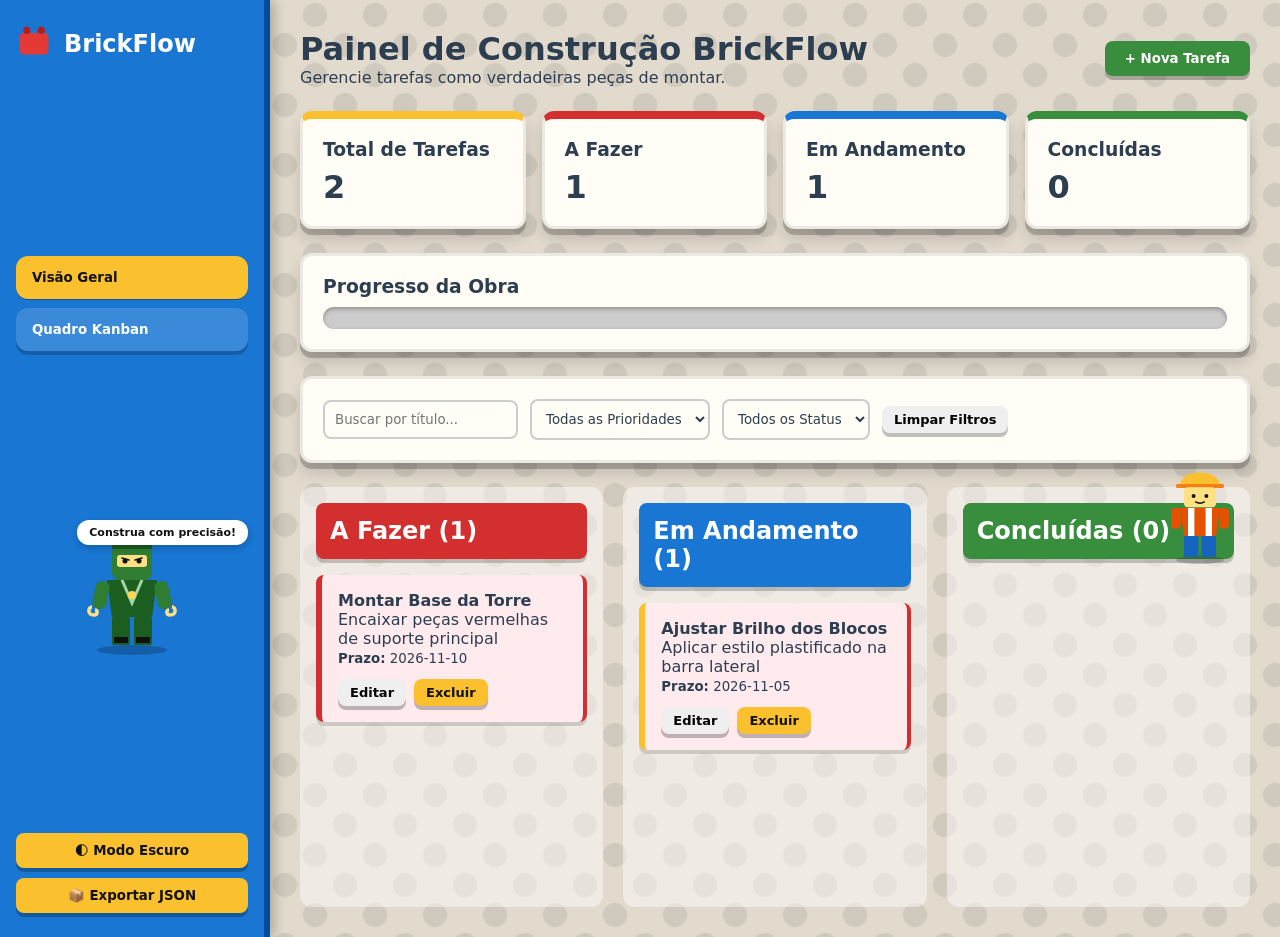
<file: index.html>
<!DOCTYPE html>
<html lang="pt-BR">
<head>
    <meta charset="UTF-8">
    <meta name="viewport" content="width=device-width, initial-scale=1.0">
    <title>BrickFlow — Universo de Blocos de Montar</title>
    <link rel="stylesheet" href="style.css">
</head>
<body class="brick-wall">
    <div class="app-layout">
        <!-- SIDEBAR DE BLOCOS -->
        <aside class="sidebar-brick">
            <div class="brand">
                <div class="brand-icon">
                    <svg viewBox="0 0 40 40" width="36" height="36">
                        <rect x="4" y="10" width="32" height="24" rx="5" fill="#E53935"/>
                        <circle cx="12" cy="7" r="4" fill="#B71C1C"/>
                        <circle cx="28" cy="7" r="4" fill="#B71C1C"/>
                    </svg>
                </div>
                <h2>BrickFlow</h2>
            </div>
            
            <nav class="nav-menu">
                <button class="nav-btn active" onclick="switchTab('dashboard')">
                    <span class="btn-studs"></span>Visão Geral
                </button>
                <button class="nav-btn" onclick="switchTab('kanban')">
                    <span class="btn-studs"></span>Quadro Kanban
                </button>
            </nav>

            <!-- MINIFIGURA 1: NINJA VERDE DETALHADO -->
            <div class="character-container sidebar-char">
                <svg viewBox="0 0 100 130" width="100" height="130">
                    <!-- Sombra -->
                    <ellipse cx="50" cy="125" rx="35" ry="5" fill="rgba(0,0,0,0.2)"/>
                    <!-- Perfil Cabeça / Máscara Ninja -->
                    <rect x="30" y="20" width="40" height="35" rx="8" fill="#2E7D32"/>
                    <rect x="35" y="30" width="30" height="12" rx="3" fill="#FFE082"/>
                    <!-- Olhos Expressivos -->
                    <circle cx="43" cy="36" r="2.5" fill="#111"/>
                    <circle cx="57" cy="36" r="2.5" fill="#111"/>
                    <path d="M 40 33 L 47 35" stroke="#111" stroke-width="1.5" stroke-linecap="round"/>
                    <path d="M 60 33 L 53 35" stroke="#111" stroke-width="1.5" stroke-linecap="round"/>
                    <!-- Faixa Ninja -->
                    <rect x="30" y="18" width="40" height="6" fill="#1B5E20"/>
                    <!-- Corpo Ninja -->
                    <path d="M 25 55 L 75 55 L 70 92 L 30 92 Z" fill="#1B5E20"/>
                    <path d="M 40 55 L 50 78 L 60 55" stroke="#A5D6A7" stroke-width="3" fill="none"/>
                    <circle cx="50" cy="70" r="4" fill="#FFD54F"/>
                    <!-- Braços Articulados -->
                    <rect x="12" y="56" width="14" height="28" rx="6" fill="#2E7D32" transform="rotate(12 19 70)"/>
                    <rect x="74" y="56" width="14" height="28" rx="6" fill="#2E7D32" transform="rotate(-12 81 70)"/>
                    <!-- Mãos Gancho -->
                    <path d="M 10 82 C 6 82 5 90 12 90 C 16 90 16 85 13 85" stroke="#FFE082" stroke-width="3.5" fill="none"/>
                    <path d="M 90 82 C 94 82 95 90 88 90 C 84 90 84 85 87 85" stroke="#FFE082" stroke-width="3.5" fill="none"/>
                    <!-- Pernas com Encaixes -->
                    <rect x="30" y="92" width="18" height="28" rx="2" fill="#1B5E20"/>
                    <rect x="52" y="92" width="18" height="28" rx="2" fill="#1B5E20"/>
                    <rect x="32" y="112" width="14" height="6" fill="#111"/>
                    <rect x="54" y="112" width="14" height="6" fill="#111"/>
                </svg>
                <div class="speech-bubble">Construa com precisão!</div>
            </div>

            <div class="sidebar-actions">
                <button class="brick-btn btn-secondary" id="themeToggleBtn" onclick="toggleDarkMode()">
                    🌓 Modo Escuro
                </button>
                <button class="brick-btn btn-secondary" onclick="exportDataJSON()">
                    📦 Exportar JSON
                </button>
            </div>
        </aside>

        <!-- CONTEÚDO PRINCIPAL -->
        <main class="main-content">
            <!-- CABEÇALHO -->
            <header class="header-brick">
                <div class="welcome-box">
                    <h1>Painel de Construção BrickFlow</h1>
                    <p>Gerencie tarefas como verdadeiras peças de montar.</p>
                </div>
                <button class="brick-btn btn-primary" onclick="openModal()">
                    + Nova Tarefa
                </button>
            </header>

            <!-- STATS / DASHBOARD -->
            <section class="stats-grid">
                <div class="stat-card brick-card yellow">
                    <div class="card-studs"><span></span><span></span><span></span><span></span></div>
                    <h3>Total de Tarefas</h3>
                    <div class="stat-number" id="statTotal">0</div>
                </div>
                <div class="stat-card brick-card red">
                    <div class="card-studs"><span></span><span></span><span></span><span></span></div>
                    <h3>A Fazer</h3>
                    <div class="stat-number" id="statPending">0</div>
                </div>
                <div class="stat-card brick-card blue">
                    <div class="card-studs"><span></span><span></span><span></span><span></span></div>
                    <h3>Em Andamento</h3>
                    <div class="stat-number" id="statProgress">0</div>
                </div>
                <div class="stat-card brick-card green">
                    <div class="card-studs"><span></span><span></span><span></span><span></span></div>
                    <h3>Concluídas</h3>
                    <div class="stat-number" id="statCompleted">0</div>
                </div>
            </section>

            <!-- BARRA DE PROGRESSO EM BLOCOS -->
            <section class="progress-section brick-card">
                <h3>Progresso da Obra</h3>
                <div class="brick-progress-bar">
                    <div class="brick-progress-fill" id="progressFill" style="width: 0%;"></div>
                </div>
            </section>

            <!-- FILTROS E PESQUISA -->
            <section class="filter-section brick-card">
                <div class="filter-group">
                    <input type="text" id="searchInput" placeholder="Buscar por título..." oninput="applyFilters()" class="brick-input">
                    <select id="priorityFilter" onchange="applyFilters()" class="brick-select">
                        <option value="all">Todas as Prioridades</option>
                        <option value="alta">Alta</option>
                        <option value="media">Média</option>
                        <option value="baixa">Baixa</option>
                    </select>
                    <select id="statusFilter" onchange="applyFilters()" class="brick-select">
                        <option value="all">Todos os Status</option>
                        <option value="pendente">A Fazer</option>
                        <option value="andamento">Em Andamento</option>
                        <option value="concluida">Concluída</option>
                    </select>
                    <button class="brick-btn btn-small" onclick="clearFilters()">Limpar Filtros</button>
                </div>
            </section>

            <!-- QUADRO KANBAN 3D COM PERSONAGEM CONSTRUTOR -->
            <div class="kanban-wrapper">
                <div class="character-container kanban-char">
                    <svg viewBox="0 0 100 130" width="80" height="110">
                        <ellipse cx="50" cy="125" rx="30" ry="5" fill="rgba(0,0,0,0.2)"/>
                        <!-- Capacete de Segurança Amarelo -->
                        <path d="M 25 32 C 25 10, 75 10, 75 32 Z" fill="#FBC02D"/>
                        <rect x="20" y="30" width="60" height="5" rx="2" fill="#F57F17"/>
                        <!-- Cabeça Minifigura -->
                        <rect x="30" y="34" width="40" height="25" rx="5" fill="#FFE082"/>
                        <circle cx="42" cy="45" r="2.5" fill="#111"/>
                        <circle cx="58" cy="45" r="2.5" fill="#111"/>
                        <path d="M 44 52 Q 50 56 56 52" stroke="#111" stroke-width="2" fill="none"/>
                        <!-- Colete Refletivo de Construtor -->
                        <path d="M 25 60 L 75 60 L 70 95 L 30 95 Z" fill="#E65100"/>
                        <rect x="35" y="60" width="8" height="35" fill="#FFF"/>
                        <rect x="57" y="60" width="8" height="35" fill="#FFF"/>
                        <!-- Braços e Pernas -->
                        <rect x="14" y="60" width="12" height="26" rx="5" fill="#E65100"/>
                        <rect x="74" y="60" width="12" height="26" rx="5" fill="#E65100"/>
                        <rect x="30" y="95" width="18" height="26" fill="#1565C0"/>
                        <rect x="52" y="95" width="18" height="26" fill="#1565C0"/>
                    </svg>
                </div>

                <section class="kanban-board">
                    <!-- A FAZER -->
                    <div class="kanban-column col-todo" ondragover="allowDrop(event)" ondrop="handleDrop(event, 'pendente')">
                        <div class="column-header red-header">
                            <span class="header-studs"></span>
                            <h2>A Fazer (<span id="countTodo">0</span>)</h2>
                        </div>
                        <div class="task-list" id="listTodo"></div>
                    </div>

                    <!-- EM ANDAMENTO -->
                    <div class="kanban-column col-in-progress" ondragover="allowDrop(event)" ondrop="handleDrop(event, 'andamento')">
                        <div class="column-header blue-header">
                            <span class="header-studs"></span>
                            <h2>Em Andamento (<span id="countProgress">0</span>)</h2>
                        </div>
                        <div class="task-list" id="listProgress"></div>
                    </div>

                    <!-- CONCLUÍDAS -->
                    <div class="kanban-column col-done" ondragover="allowDrop(event)" ondrop="handleDrop(event, 'concluida')">
                        <div class="column-header green-header">
                            <span class="header-studs"></span>
                            <h2>Concluídas (<span id="countDone">0</span>)</h2>
                        </div>
                        <div class="task-list" id="listDone"></div>
                    </div>
                </section>
            </div>
        </main>
    </div>

    <!-- MODAL DE CRIAR/EDITAR -->
    <div class="modal-overlay" id="taskModal">
        <div class="modal-brick">
            <div class="modal-header">
                <h2 id="modalTitle">Encaixar Nova Tarefa</h2>
                <button class="close-btn" onclick="closeModal()">&times;</button>
            </div>
            <form id="taskForm" onsubmit="saveTask(event)">
                <input type="hidden" id="taskId">
                <div class="form-group">
                    <label for="taskTitle">Título da Tarefa</label>
                    <input type="text" id="taskTitle" required class="brick-input">
                </div>
                <div class="form-group">
                    <label for="taskDescription">Descrição</label>
                    <textarea id="taskDescription" rows="3" class="brick-input"></textarea>
                </div>
                <div class="form-row">
                    <div class="form-group">
                        <label for="taskPriority">Prioridade</label>
                        <select id="taskPriority" class="brick-select">
                            <option value="baixa">Baixa</option>
                            <option value="media">Média</option>
                            <option value="alta">Alta</option>
                        </select>
                    </div>
                    <div class="form-group">
                        <label for="taskDueDate">Prazo de Entrega</label>
                        <input type="date" id="taskDueDate" required class="brick-input">
                    </div>
                </div>
                <div class="modal-actions">
                    <button type="button" class="brick-btn btn-secondary" onclick="closeModal()">Cancelar</button>
                    <button type="submit" class="brick-btn btn-primary">Salvar Peça</button>
                </div>
            </form>
        </div>
    </div>

    <script src="script.js"></script>
</body>
</html>
</file>
<file: style.css>
:root {
    --bg-wall: #e2dacd;
    --brick-red: #d32f2f;
    --brick-red-dark: #9a0007;
    --brick-yellow: #fbc02d;
    --brick-yellow-dark: #c49000;
    --brick-blue: #1976d2;
    --brick-blue-dark: #004ba0;
    --brick-green: #388e3c;
    --brick-green-dark: #00600f;
    --brick-card-bg: #fffdf5;
    --text-color: #2c3e50;
    --shadow-3d: 0 6px 0 rgba(0,0,0,0.2), 0 10px 15px rgba(0,0,0,0.15);
    --border-radius: 12px;
}

body.dark-mode {
    --bg-wall: #1a1a24;
    --brick-card-bg: #2a2a38;
    --text-color: #f0f0f0;
    --shadow-3d: 0 6px 0 rgba(0,0,0,0.6), 0 10px 15px rgba(0,0,0,0.5);
}

* {
    box-sizing: border-box;
    margin: 0;
    padding: 0;
    font-family: 'Segoe UI', system-ui, -apple-system, sans-serif;
}

body.brick-wall {
    background-color: var(--bg-wall);
    background-image: 
        radial-gradient(circle at 15px 15px, rgba(0,0,0,0.08) 18%, transparent 20%),
        radial-gradient(circle at 45px 45px, rgba(0,0,0,0.08) 18%, transparent 20%);
    background-size: 60px 60px;
    color: var(--text-color);
    min-height: 100vh;
}

.app-layout {
    display: flex;
    min-height: 100vh;
}

/* SIDEBAR */
.sidebar-brick {
    width: 270px;
    background: var(--brick-blue);
    border-right: 6px solid var(--brick-blue-dark);
    padding: 24px 16px;
    display: flex;
    flex-direction: column;
    justify-content: space-between;
    box-shadow: 4px 0 12px rgba(0,0,0,0.25);
}

.brand {
    display: flex;
    align-items: center;
    gap: 12px;
    color: white;
}

.nav-menu {
    display: flex;
    flex-direction: column;
    gap: 12px;
    margin-top: 30px;
}

.nav-btn {
    background: rgba(255, 255, 255, 0.15);
    border: none;
    color: white;
    padding: 14px 16px;
    border-radius: var(--border-radius);
    text-align: left;
    font-weight: bold;
    cursor: pointer;
    box-shadow: 0 4px 0 rgba(0,0,0,0.2);
    transition: all 0.1s ease;
}

.nav-btn:active, .nav-btn.active {
    transform: translateY(3px);
    box-shadow: 0 1px 0 rgba(0,0,0,0.3);
    background: var(--brick-yellow);
    color: #111;
}

.sidebar-actions {
    display: flex;
    flex-direction: column;
    gap: 10px;
}

/* PERSONAGEM */
.character-container {
    text-align: center;
    position: relative;
    margin: 15px 0;
}

.speech-bubble {
    background: white;
    color: #111;
    padding: 6px 12px;
    border-radius: 12px;
    font-size: 11px;
    font-weight: bold;
    position: absolute;
    top: -5px;
    right: 0;
    box-shadow: 0 3px 6px rgba(0,0,0,0.2);
}

/* MAIN CONTENT */
.main-content {
    flex: 1;
    padding: 30px;
    display: flex;
    flex-direction: column;
    gap: 24px;
}

.header-brick {
    display: flex;
    justify-content: space-between;
    align-items: center;
}

/* ESTATÍSTICAS */
.stats-grid {
    display: grid;
    grid-template-columns: repeat(auto-fit, minmax(200px, 1fr));
    gap: 16px;
}

.brick-card {
    background: var(--brick-card-bg);
    border-radius: var(--border-radius);
    padding: 20px;
    box-shadow: var(--shadow-3d);
    position: relative;
    border: 3px solid rgba(0,0,0,0.08);
}

.brick-card.yellow { border-top: 8px solid var(--brick-yellow); }
.brick-card.red { border-top: 8px solid var(--brick-red); }
.brick-card.blue { border-top: 8px solid var(--brick-blue); }
.brick-card.green { border-top: 8px solid var(--brick-green); }

.stat-number {
    font-size: 32px;
    font-weight: bold;
    margin-top: 8px;
}

/* PROGRESS BAR */
.brick-progress-bar {
    height: 22px;
    background: #ccc;
    border-radius: 12px;
    overflow: hidden;
    margin-top: 10px;
    box-shadow: inset 0 2px 4px rgba(0,0,0,0.3);
}

.brick-progress-fill {
    height: 100%;
    background: linear-gradient(90deg, var(--brick-yellow), var(--brick-green));
    transition: width 0.3s ease;
}

/* BOTÕES E FILTROS */
.brick-btn {
    padding: 10px 20px;
    border: none;
    border-radius: 8px;
    font-weight: bold;
    cursor: pointer;
    box-shadow: 0 4px 0 rgba(0,0,0,0.25);
    transition: all 0.1s ease;
}

.btn-primary { background: var(--brick-green); color: white; }
.btn-secondary { background: var(--brick-yellow); color: #111; }
.btn-small { padding: 6px 12px; font-size: 13px; }

.brick-btn:active {
    transform: translateY(3px);
    box-shadow: 0 1px 0 rgba(0,0,0,0.3);
}

.brick-input, .brick-select {
    padding: 10px;
    border: 2px solid #ccc;
    border-radius: 8px;
    outline: none;
    background: var(--brick-card-bg);
    color: var(--text-color);
}

.filter-group {
    display: flex;
    gap: 12px;
    flex-wrap: wrap;
    align-items: center;
}

/* KANBAN */
.kanban-wrapper {
    position: relative;
}

.kanban-char {
    position: absolute;
    top: -45px;
    right: 10px;
    z-index: 10;
}

.kanban-board {
    display: grid;
    grid-template-columns: repeat(auto-fit, minmax(280px, 1fr));
    gap: 20px;
}

.kanban-column {
    background: rgba(255,255,255,0.45);
    border-radius: var(--border-radius);
    padding: 16px;
    min-height: 420px;
}

.column-header {
    padding: 14px;
    border-radius: 8px;
    color: white;
    margin-bottom: 16px;
    box-shadow: 0 4px 0 rgba(0,0,0,0.2);
}

.red-header { background: var(--brick-red); }
.blue-header { background: var(--brick-blue); }
.green-header { background: var(--brick-green); }

.task-list {
    display: flex;
    flex-direction: column;
    gap: 12px;
}

/* TAREFA CARD */
.task-card {
    background: var(--brick-card-bg);
    padding: 16px;
    border-radius: 8px;
    box-shadow: 0 4px 0 rgba(0,0,0,0.15);
    cursor: grab;
    border-left: 6px solid var(--brick-blue);
    transition: transform 0.1s;
}

.task-card:hover {
    transform: translateY(-2px);
}

.task-card.priority-alta { border-left-color: var(--brick-red); }
.task-card.priority-media { border-left-color: var(--brick-yellow); }
.task-card.priority-baixa { border-left-color: var(--brick-green); }

.task-card.overdue {
    background: #ffebee;
    border-right: 4px solid var(--brick-red);
}

.task-actions {
    display: flex;
    gap: 8px;
    margin-top: 12px;
}

/* MODAL */
.modal-overlay {
    position: fixed;
    top: 0; left: 0; right: 0; bottom: 0;
    background: rgba(0,0,0,0.6);
    display: none;
    justify-content: center;
    align-items: center;
    z-index: 100;
}

.modal-overlay.active { display: flex; }

.modal-brick {
    background: var(--brick-card-bg);
    padding: 24px;
    border-radius: var(--border-radius);
    width: 100%;
    max-width: 450px;
    box-shadow: var(--shadow-3d);
}

.modal-header {
    display: flex;
    justify-content: space-between;
    align-items: center;
    margin-bottom: 16px;
}

.close-btn {
    background: none;
    border: none;
    font-size: 24px;
    cursor: pointer;
    color: var(--text-color);
}

.form-group {
    display: flex;
    flex-direction: column;
    gap: 6px;
    margin-bottom: 14px;
}

.form-row {
    display: flex;
    gap: 12px;
}

.form-row .form-group {
    flex: 1;
}

.modal-actions {
    display: flex;
    justify-content: flex-end;
    gap: 10px;
    margin-top: 16px;
}
</file>
